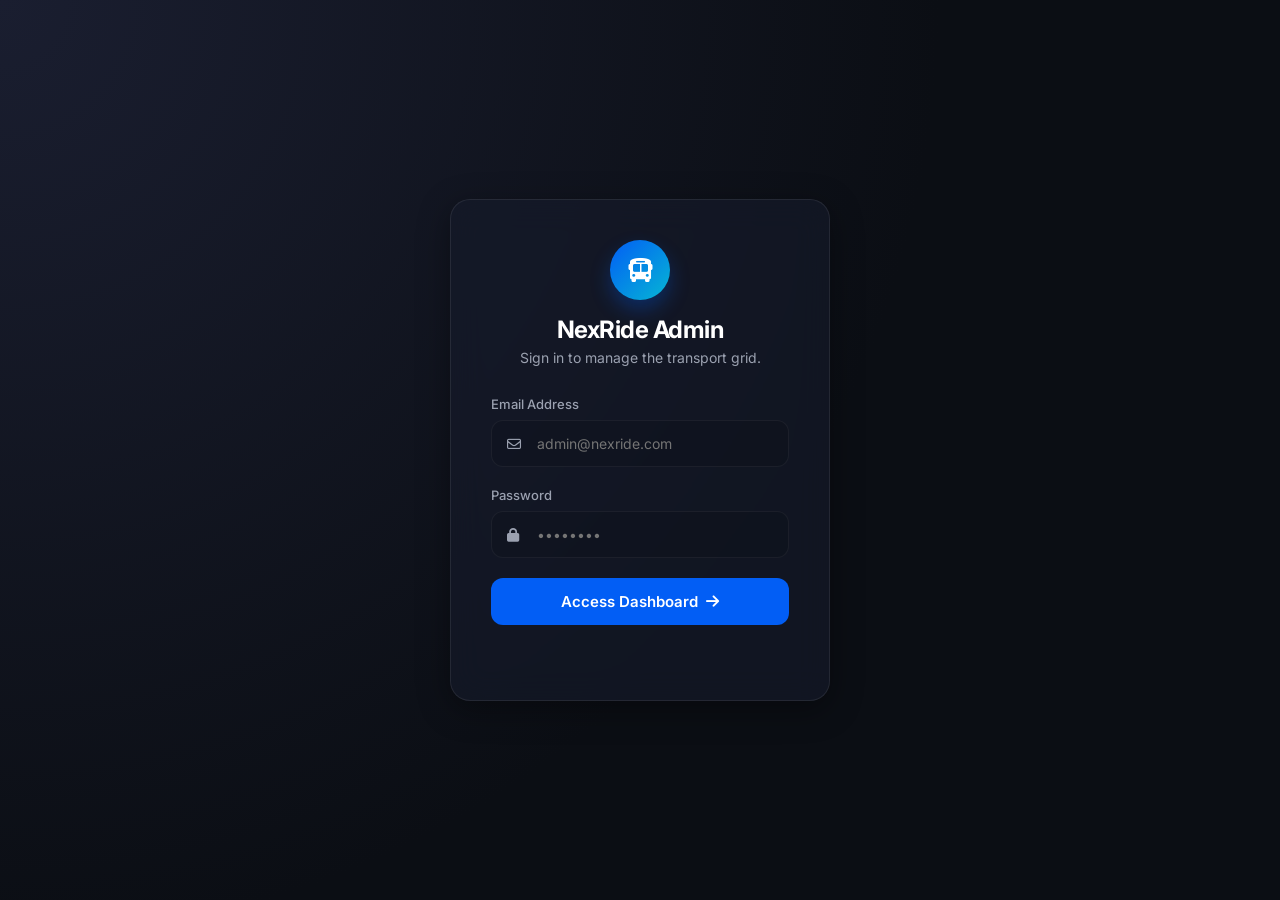
<file: admin_dashboard/index.html>
<!DOCTYPE html>
<html lang="en">
<head>
    <meta charset="UTF-8">
    <meta name="viewport" content="width=device-width, initial-scale=1.0">
    <title>NexRide Admin | Login</title>
    <!-- Google Fonts -->
    <link href="https://fonts.googleapis.com/css2?family=Inter:wght@300;400;500;600;700;800&display=swap" rel="stylesheet">
    <link rel="stylesheet" href="css/style.css">
    <!-- FontAwesome -->
    <link rel="stylesheet" href="https://cdnjs.cloudflare.com/ajax/libs/font-awesome/6.4.0/css/all.min.css">
</head>
<body class="login-bg dark-mode">

    <div class="login-container">
        <div class="glass-card login-card">
            <div class="login-header">
                <div class="logo-circle">
                    <i class="fa-solid fa-bus"></i>
                </div>
                <h2>NexRide Admin</h2>
                <p>Sign in to manage the transport grid.</p>
            </div>
            
            <form id="loginForm" class="login-form">
                <div class="form-group">
                    <label>Email Address</label>
                    <div class="input-wrapper">
                        <i class="fa-regular fa-envelope"></i>
                        <input type="email" id="email" placeholder="admin@nexride.com" required>
                    </div>
                </div>
                
                <div class="form-group">
                    <label>Password</label>
                    <div class="input-wrapper">
                        <i class="fa-solid fa-lock"></i>
                        <input type="password" id="password" placeholder="••••••••" required>
                    </div>
                </div>
                
                <button type="submit" class="btn btn-primary btn-block" id="loginBtn">
                    <span>Access Dashboard</span>
                    <i class="fa-solid fa-arrow-right"></i>
                </button>
                <div class="error-msg" id="loginError"></div>
            </form>
        </div>
    </div>

    <script src="js/main.js"></script>
</body>
</html>
</file>
<file: admin_dashboard/css/style.css>
/* 
 * NexRide Admin Dashboard - Modern Glassmorphism Styles 
 * Color Palette: iOS Inspired Deep Blues, Purples, and Translucency 
 */

:root {
    /* DEFAULT DARK MODE */
    --bg-color: #0B0E14;
    --bg-gradient: radial-gradient(circle at top left, #1a1e30, #0B0E14 60%);

    --glass-bg: rgba(22, 27, 44, 0.6);
    --glass-border: rgba(255, 255, 255, 0.08);
    --glass-shadow: 0 8px 32px 0 rgba(0, 0, 0, 0.37);

    --text-primary: #FFFFFF;
    --text-secondary: #9BA1B0;

    --primary: #025EF5;
    --primary-hover: #0251d4;
    --success: #22C55E;
    --warning: #F59E0B;
    --danger: #EF4444;
    --info: #06B6D4;
}

.light-mode {
    --bg-color: #F8FAFC;
    --bg-gradient: radial-gradient(circle at top left, #e0e7ff, #F8FAFC 60%);

    --glass-bg: rgba(255, 255, 255, 0.7);
    --glass-border: rgba(255, 255, 255, 1);
    --glass-shadow: 0 8px 32px 0 rgba(31, 38, 135, 0.07);

    --text-primary: #0F172A;
    --text-secondary: #64748B;
}

* {
    margin: 0;
    padding: 0;
    box-sizing: border-box;
    font-family: 'Inter', sans-serif;
}

body {
    background: var(--bg-gradient);
    background-color: var(--bg-color);
    background-attachment: fixed;
    color: var(--text-primary);
    min-height: 100vh;
    transition: all 0.3s ease;
}

/* ── Typography & Utils ─────────────────────────────────────────────────── */
a {
    text-decoration: none;
    color: inherit;
}

ul {
    list-style: none;
}

h1,
h2,
h3,
h4 {
    font-weight: 700;
    letter-spacing: -0.02em;
}

.mb-3 {
    margin-bottom: 1rem;
}

.text-primary {
    color: var(--primary);
}

.text-success {
    color: var(--success);
}

.text-warning {
    color: var(--warning);
}

.text-danger {
    color: var(--danger);
}

.text-info {
    color: var(--info);
}

.bg-primary {
    background: rgba(2, 94, 245, 0.2);
    color: var(--primary);
}

.bg-success {
    background: rgba(34, 197, 94, 0.2);
    color: var(--success);
}

.bg-warning {
    background: rgba(245, 158, 11, 0.2);
    color: var(--warning);
}

.bg-danger {
    background: rgba(239, 68, 68, 0.2);
    color: var(--danger);
}

/* ── Glassmorphism Core ─────────────────────────────────────────────────── */
.glass-card,
.glass-panel {
    background: var(--glass-bg);
    backdrop-filter: blur(16px);
    -webkit-backdrop-filter: blur(16px);
    border: 1px solid var(--glass-border);
    box-shadow: var(--glass-shadow);
    border-radius: 20px;
}

/* ── 1️⃣ Login Page ──────────────────────────────────────────────────────── */
.login-bg {
    display: flex;
    justify-content: center;
    align-items: center;
}

.login-container {
    width: 100%;
    max-width: 420px;
    padding: 20px;
}

.login-card {
    padding: 40px;
    animation: slideUp 0.6s cubic-bezier(0.16, 1, 0.3, 1);
}

@keyframes slideUp {
    from {
        opacity: 0;
        transform: translateY(30px);
    }

    to {
        opacity: 1;
        transform: translateY(0);
    }
}

.login-header {
    text-align: center;
    margin-bottom: 30px;
}

.logo-circle {
    width: 60px;
    height: 60px;
    background: linear-gradient(135deg, var(--primary), var(--info));
    border-radius: 50%;
    display: flex;
    justify-content: center;
    align-items: center;
    margin: 0 auto 15px;
    font-size: 24px;
    color: white;
    box-shadow: 0 10px 20px rgba(2, 94, 245, 0.3);
}

.login-header h2 {
    font-size: 24px;
    margin-bottom: 5px;
}

.login-header p {
    color: var(--text-secondary);
    font-size: 14px;
}

.form-group {
    margin-bottom: 20px;
}

.form-group label {
    display: block;
    font-size: 13px;
    font-weight: 500;
    color: var(--text-secondary);
    margin-bottom: 8px;
}

.input-wrapper {
    position: relative;
    display: flex;
    align-items: center;
}

.input-wrapper i {
    position: absolute;
    left: 16px;
    color: var(--text-secondary);
    font-size: 14px;
}

.input-wrapper input {
    width: 100%;
    padding: 14px 14px 14px 45px;
    background: rgba(0, 0, 0, 0.1);
    border: 1px solid rgba(255, 255, 255, 0.05);
    border-radius: 12px;
    color: var(--text-primary);
    font-size: 14px;
    outline: none;
    transition: all 0.2s ease;
}

.light-mode .input-wrapper input {
    background: rgba(0, 0, 0, 0.03);
    border: 1px solid rgba(0, 0, 0, 0.05);
}

.input-wrapper input:focus {
    border-color: var(--primary);
    box-shadow: 0 0 0 3px rgba(2, 94, 245, 0.15);
}

.btn {
    width: 100%;
    padding: 14px;
    border: none;
    border-radius: 12px;
    font-size: 15px;
    font-weight: 600;
    cursor: pointer;
    transition: all 0.2s ease;
    display: flex;
    justify-content: center;
    align-items: center;
    gap: 8px;
}

.btn-primary {
    background: var(--primary);
    color: white;
}

.btn-primary:hover {
    background: var(--primary-hover);
    transform: translateY(-2px);
    box-shadow: 0 6px 15px rgba(2, 94, 245, 0.25);
}

.error-msg {
    color: var(--danger);
    font-size: 13px;
    text-align: center;
    margin-top: 15px;
    min-height: 20px;
}


/* ── 2️⃣ Dashboard Layout ────────────────────────────────────────────────── */
.dashboard-bg {
    display: flex;
    overflow: hidden;
}

/* Sidebar */
.sidebar {
    width: 260px;
    height: calc(100vh - 30px);
    margin: 15px;
    display: flex;
    flex-direction: column;
    padding: 24px 0;
    z-index: 10;
}

.sidebar-header {
    display: flex;
    align-items: center;
    gap: 12px;
    padding: 0 24px;
    margin-bottom: 40px;
}

.logo-circle-sm {
    width: 36px;
    height: 36px;
    background: linear-gradient(135deg, var(--primary), var(--info));
    border-radius: 10px;
    display: flex;
    justify-content: center;
    align-items: center;
    font-size: 16px;
    color: white;
}

.nav-links {
    flex-grow: 1;
    display: flex;
    flex-direction: column;
    gap: 6px;
    padding: 0 12px;
}

.nav-links a {
    display: flex;
    align-items: center;
    gap: 14px;
    padding: 14px 16px;
    border-radius: 12px;
    color: var(--text-secondary);
    font-weight: 500;
    font-size: 14.5px;
    transition: all 0.2s ease;
}

.nav-links a:hover,
.nav-links a.active {
    color: var(--primary);
    background: rgba(2, 94, 245, 0.08);
}

.nav-links a.active {
    font-weight: 600;
}

.nav-links i {
    font-size: 16px;
    width: 20px;
    text-align: center;
}

.sidebar-footer {
    padding: 0 24px;
    display: flex;
    flex-direction: column;
    gap: 15px;
}

.sidebar-footer a {
    display: flex;
    align-items: center;
    gap: 12px;
    font-size: 14px;
    font-weight: 500;
    color: var(--text-secondary);
    transition: color 0.2s;
}

.sidebar-footer a:hover {
    color: var(--text-primary);
}

.sidebar-footer a.text-danger:hover {
    color: var(--danger);
}


/* Main Content */
.main-content {
    flex-grow: 1;
    height: 100vh;
    padding: 15px 15px 15px 0;
    display: flex;
    flex-direction: column;
    gap: 15px;
    overflow: hidden;
}

/* Top Header */
.top-header {
    height: 70px;
    padding: 0 24px;
    display: flex;
    justify-content: space-between;
    align-items: center;
}

.header-left {
    display: flex;
    align-items: center;
    gap: 20px;
}

.live-indicator {
    display: flex;
    align-items: center;
    gap: 8px;
    font-size: 12px;
    font-weight: 600;
    color: var(--success);
    background: rgba(34, 197, 94, 0.1);
    padding: 6px 12px;
    border-radius: 20px;
}

.pulsing-dot {
    width: 8px;
    height: 8px;
    background: var(--success);
    border-radius: 50%;
    animation: pulse 1.5s infinite;
}

@keyframes pulse {
    0% {
        transform: scale(0.95);
        box-shadow: 0 0 0 0 rgba(34, 197, 94, 0.7);
    }

    70% {
        transform: scale(1);
        box-shadow: 0 0 0 6px rgba(34, 197, 94, 0);
    }

    100% {
        transform: scale(0.95);
        box-shadow: 0 0 0 0 rgba(34, 197, 94, 0);
    }
}

.admin-profile {
    display: flex;
    align-items: center;
    gap: 12px;
    font-size: 14px;
    font-weight: 500;
}

.admin-profile img {
    width: 36px;
    height: 36px;
    border-radius: 10px;
}

/* Panels Area */
.panels-container {
    flex-grow: 1;
    position: relative;
    overflow-y: auto;
    padding-right: 5px;
    /* for scrollbar */
}

.panels-container::-webkit-scrollbar {
    width: 6px;
}

.panels-container::-webkit-scrollbar-thumb {
    background: rgba(255, 255, 255, 0.1);
    border-radius: 10px;
}

.panel {
    display: none;
    animation: fadeIn 0.4s ease;
}

.panel.active {
    display: block;
}

@keyframes fadeIn {
    from {
        opacity: 0;
        transform: translateY(10px);
    }

    to {
        opacity: 1;
        transform: translateY(0);
    }
}

/* Overview Panel Grid */
.stats-grid {
    display: grid;
    grid-template-columns: repeat(4, 1fr);
    gap: 15px;
    margin-bottom: 15px;
}

.stat-card {
    padding: 20px;
    display: flex;
    align-items: center;
    gap: 15px;
}

.stat-icon {
    width: 50px;
    height: 50px;
    border-radius: 14px;
    display: flex;
    justify-content: center;
    align-items: center;
    font-size: 20px;
}

.stat-info p {
    color: var(--text-secondary);
    font-size: 13px;
    margin-bottom: 4px;
    font-weight: 500;
}

.stat-info h3 {
    font-size: 24px;
    color: var(--text-primary);
}

.widget-grid {
    display: grid;
    grid-template-columns: 2fr 1fr;
    gap: 15px;
}

.widget-large,
.widget-small {
    padding: 24px;
    min-height: 400px;
    display: flex;
    flex-direction: column;
}

.widget-large h4,
.widget-small h4 {
    margin-bottom: 20px;
    font-size: 16px;
}

/* Empty States */
.empty-state {
    flex-grow: 1;
    display: flex;
    flex-direction: column;
    justify-content: center;
    align-items: center;
    color: var(--text-secondary);
    text-align: center;
}

.empty-state i {
    margin-bottom: 15px;
    opacity: 0.5;
}

.full-height {
    min-height: calc(100vh - 120px);
}

/* ── 3️⃣ Tracking Panel ──────────────────────────────────────────────────── */
.tracking-layout {
    display: grid;
    grid-template-columns: 3fr 1fr;
    gap: 15px;
    height: calc(100vh - 110px);
}

.map-container {
    width: 100%;
    height: 100%;
    border-radius: 20px;
    overflow: hidden;
    z-index: 1;
    /* Leaflet creates its own stacking context */
}

/* Ensure Leaflet popups match our dark aesthetic slightly better */
.leaflet-popup-content-wrapper {
    background: var(--bg-card) !important;
    color: var(--text-primary) !important;
    border-radius: 12px !important;
    box-shadow: var(--glass-shadow) !important;
}

.bus-list-container {
    display: flex;
    flex-direction: column;
    padding: 20px;
    overflow: hidden;
}

.bus-list {
    flex-grow: 1;
    overflow-y: auto;
    margin-top: 15px;
    padding-right: 5px;
}

.bus-list::-webkit-scrollbar {
    width: 4px;
}

.bus-list::-webkit-scrollbar-thumb {
    background: rgba(255, 255, 255, 0.1);
    border-radius: 4px;
}

.bus-item {
    display: flex;
    align-items: center;
    gap: 12px;
    padding: 12px;
    background: rgba(255, 255, 255, 0.03);
    border: 1px solid var(--glass-border);
    border-radius: 12px;
    margin-bottom: 10px;
    cursor: pointer;
    transition: all 0.2s;
}

.bus-item:hover {
    background: rgba(2, 94, 245, 0.1);
    border-color: rgba(2, 94, 245, 0.3);
    transform: translateY(-2px);
}

.bus-icon-sm {
    width: 38px;
    height: 38px;
    background: linear-gradient(135deg, var(--primary), var(--primary-hover));
    border-radius: 8px;
    display: flex;
    justify-content: center;
    align-items: center;
    color: white;
    font-size: 16px;
    box-shadow: 0 4px 10px rgba(2, 94, 245, 0.3);
}

.bus-info-sm h5 {
    font-size: 14px;
    margin-bottom: 3px;
}

.bus-info-sm p {
    font-size: 12px;
    color: var(--text-secondary);
}

/* ── 4️⃣ Tables & Data Grids ──────────────────────────────────────────────── */
.table-container {
    padding: 24px;
    min-height: calc(100vh - 120px);
}

.table-header {
    display: flex;
    justify-content: space-between;
    align-items: center;
    margin-bottom: 20px;
}

.table-responsive {
    width: 100%;
    overflow-x: auto;
}

.styled-table {
    width: 100%;
    border-collapse: collapse;
    margin-top: 5px;
    font-size: 13.5px;
}

.styled-table thead tr {
    background: rgba(255, 255, 255, 0.05);
    text-align: left;
}

.light-mode .styled-table thead tr {
    background: rgba(0, 0, 0, 0.03);
}

.styled-table th,
.styled-table td {
    padding: 16px 20px;
    border-bottom: 1px solid var(--glass-border);
}

.styled-table th {
    color: var(--text-secondary);
    font-weight: 600;
    text-transform: uppercase;
    font-size: 12px;
    letter-spacing: 0.5px;
}

.styled-table tbody tr {
    transition: background 0.2s;
}

.styled-table tbody tr:hover {
    background: rgba(255, 255, 255, 0.02);
}

.light-mode .styled-table tbody tr:hover {
    background: rgba(0, 0, 0, 0.02);
}

.status-badge {
    padding: 5px 12px;
    border-radius: 20px;
    font-size: 11px;
    font-weight: 700;
    text-transform: uppercase;
    display: inline-block;
}

.status-active {
    background: rgba(34, 197, 94, 0.15);
    color: var(--success);
    border: 1px solid rgba(34, 197, 94, 0.3);
}

.status-inactive {
    background: rgba(239, 68, 68, 0.15);
    color: var(--danger);
    border: 1px solid rgba(239, 68, 68, 0.3);
}

.route-badge {
    background: var(--primary);
    color: white;
    padding: 4px 10px;
    border-radius: 6px;
    font-weight: 700;
    font-size: 13px;
    box-shadow: 0 2px 5px rgba(2, 94, 245, 0.3);
}

.action-btn {
    background: none;
    border: none;
    color: var(--text-secondary);
    cursor: pointer;
    margin-right: 0;
}

/* ───────── Google Map Dark Mode Filter ───────── */
.leaflet-layer,
.leaflet-control-zoom-in,
.leaflet-control-zoom-out,
.leaflet-control-attribution {
    filter: invert(100%) hue-rotate(180deg) brightness(85%) contrast(90%);
}

.light-mode .leaflet-layer,
.light-mode .leaflet-control-zoom-in,
.light-mode .leaflet-control-zoom-out,
.light-mode .leaflet-control-attribution {
    filter: none;
}

.action-btn {
    transition: all 0.2s;
    font-size: 16px;
}

.action-btn:hover {
    color: var(--primary);
    transform: scale(1.1);
}

.action-btn.delete:hover {
    color: var(--danger);
}
</file>
